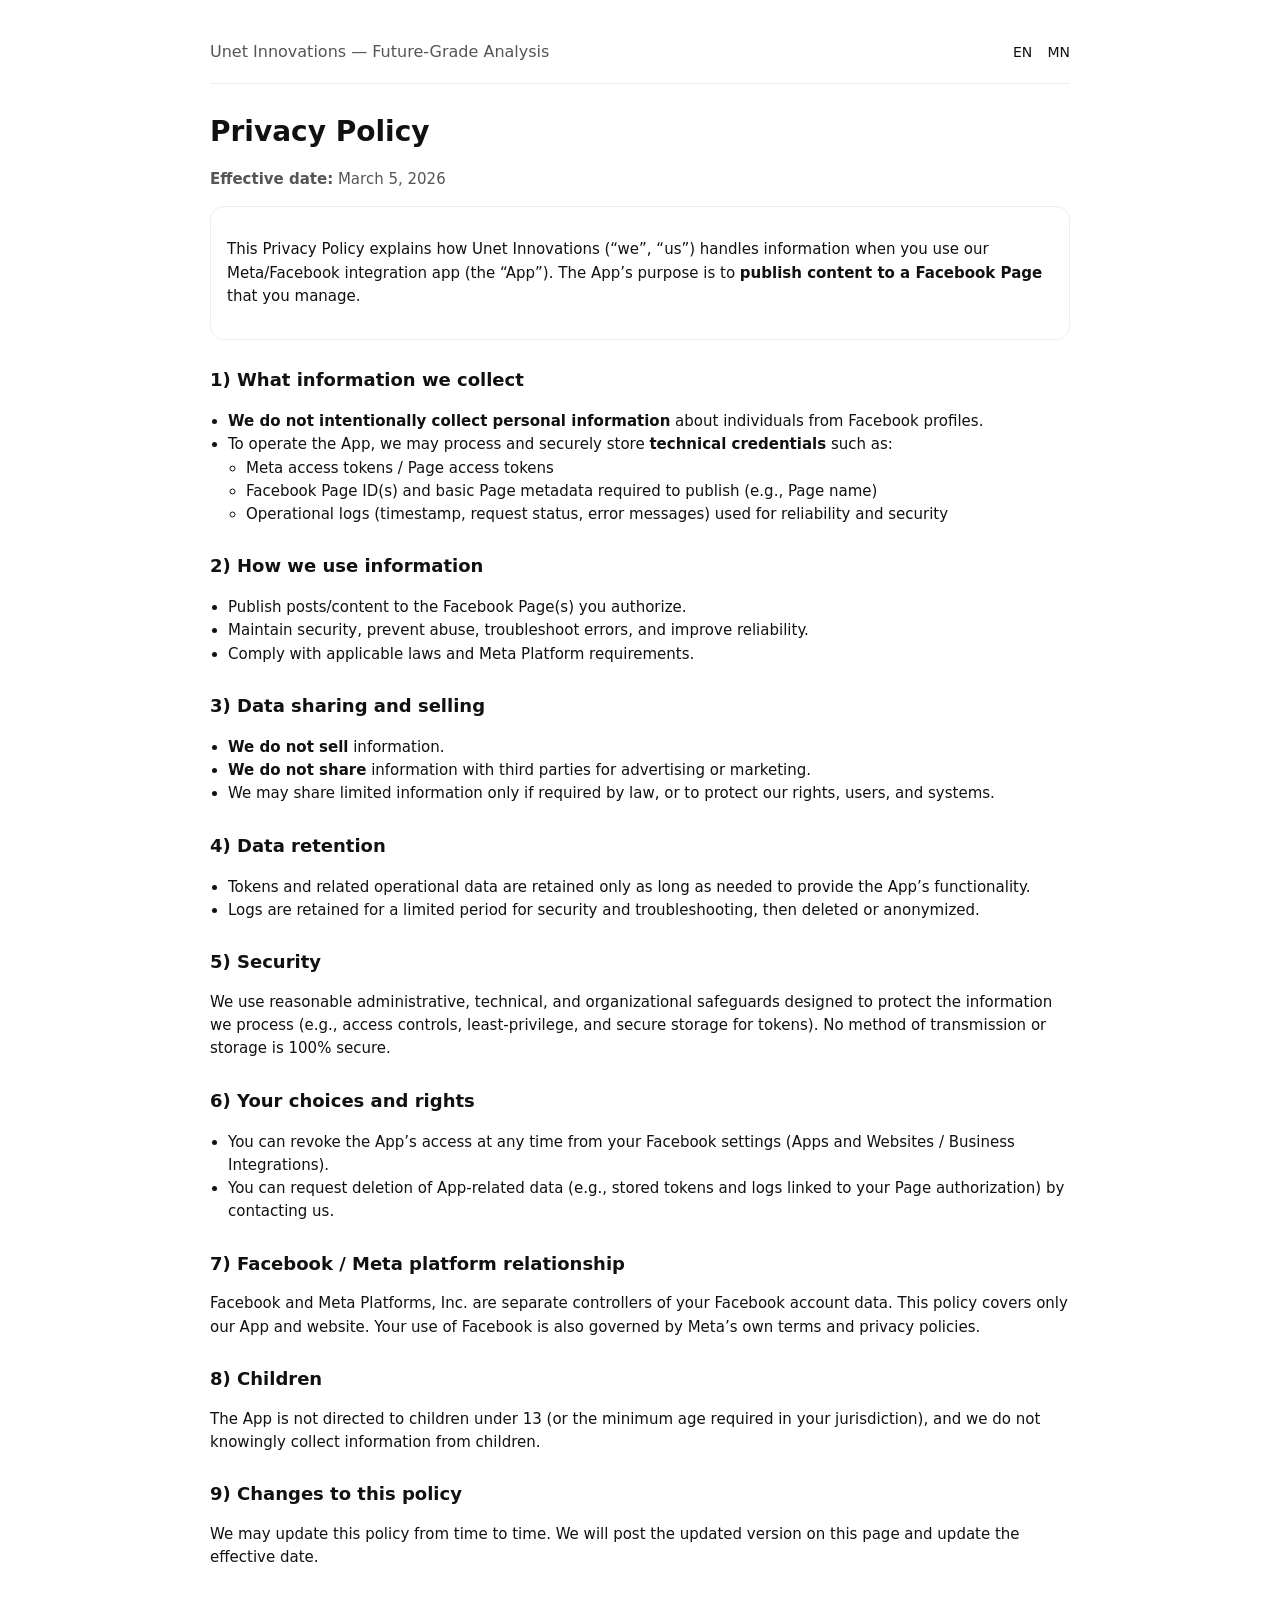
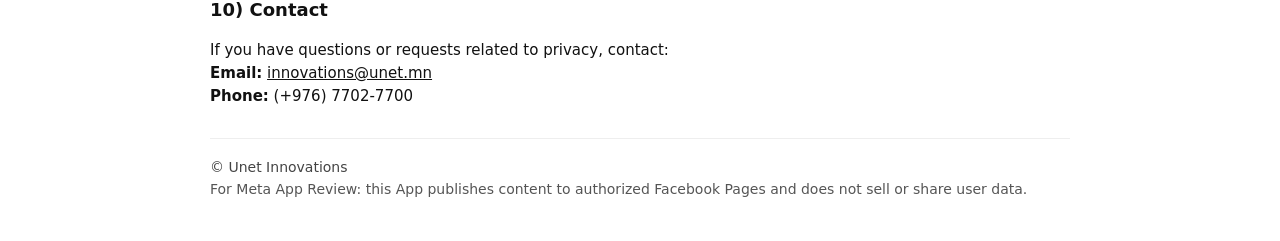
<file: privacy.html>
<!doctype html>
<html lang="en">

<head>
    <meta charset="utf-8" />
    <meta name="viewport" content="width=device-width, initial-scale=1" />
    <title>Privacy Policy | Unet Innovations</title>
    <meta name="description" content="Privacy Policy for the Unet Innovations Meta/Facebook integration app." />
    <style>
        :root {
            color-scheme: light;
        }

        body {
            margin: 0;
            font-family: system-ui, -apple-system, Segoe UI, Roboto, Arial, sans-serif;
            line-height: 1.55;
            color: #111;
            background: #fff;
        }

        .wrap {
            max-width: 860px;
            padding: 40px 20px;
            margin: 0 auto;
        }

        header {
            display: flex;
            align-items: center;
            justify-content: space-between;
            gap: 12px;
            padding-bottom: 18px;
            border-bottom: 1px solid #eee;
        }

        .lang a {
            color: #111;
            text-decoration: none;
            margin-left: 10px;
            font-size: 14px;
        }

        .lang a:hover {
            text-decoration: underline;
        }

        h1 {
            font-size: 28px;
            margin: 26px 0 10px;
        }

        h2 {
            font-size: 18px;
            margin: 26px 0 8px;
        }

        p,
        li {
            font-size: 15px;
        }

        ul {
            padding-left: 18px;
        }

        .muted {
            color: #555;
        }

        .card {
            border: 1px solid #eee;
            border-radius: 14px;
            padding: 16px 16px;
            margin-top: 14px;
        }

        footer {
            margin-top: 30px;
            padding-top: 18px;
            border-top: 1px solid #eee;
            font-size: 14px;
            color: #444;
        }

        a {
            color: #111;
        }
    </style>
    <script>
        function showLang(lang) {
            document.querySelectorAll("[data-lang]").forEach(el => {
                el.style.display = (el.getAttribute("data-lang") === lang) ? "block" : "none";
            });
        }
        window.addEventListener("DOMContentLoaded", () => {
            // default: EN
            showLang("en");
            document.getElementById("btn-en").addEventListener("click", (e) => { e.preventDefault(); showLang("en"); });
            document.getElementById("btn-mn").addEventListener("click", (e) => { e.preventDefault(); showLang("mn"); });
        });
    </script>
</head>

<body>
    <div class="wrap">
        <header>
            <div class="muted">Unet Innovations — Future-Grade Analysis</div>
            <div class="lang">
                <a href="#" id="btn-en">EN</a>
                <a href="#" id="btn-mn">MN</a>
            </div>
        </header>

        <!-- ENGLISH -->
        <main data-lang="en">
            <h1>Privacy Policy</h1>
            <p class="muted"><strong>Effective date:</strong> March 5, 2026</p>

            <div class="card">
                <p>
                    This Privacy Policy explains how Unet Innovations (“we”, “us”) handles information when you use our
                    Meta/Facebook integration app (the “App”). The App’s purpose is to <strong>publish content to a
                        Facebook Page</strong>
                    that you manage.
                </p>
            </div>

            <h2>1) What information we collect</h2>
            <ul>
                <li><strong>We do not intentionally collect personal information</strong> about individuals from
                    Facebook profiles.</li>
                <li>To operate the App, we may process and securely store <strong>technical credentials</strong> such
                    as:
                    <ul>
                        <li>Meta access tokens / Page access tokens</li>
                        <li>Facebook Page ID(s) and basic Page metadata required to publish (e.g., Page name)</li>
                        <li>Operational logs (timestamp, request status, error messages) used for reliability and
                            security</li>
                    </ul>
                </li>
            </ul>

            <h2>2) How we use information</h2>
            <ul>
                <li>Publish posts/content to the Facebook Page(s) you authorize.</li>
                <li>Maintain security, prevent abuse, troubleshoot errors, and improve reliability.</li>
                <li>Comply with applicable laws and Meta Platform requirements.</li>
            </ul>

            <h2>3) Data sharing and selling</h2>
            <ul>
                <li><strong>We do not sell</strong> information.</li>
                <li><strong>We do not share</strong> information with third parties for advertising or marketing.</li>
                <li>We may share limited information only if required by law, or to protect our rights, users, and
                    systems.</li>
            </ul>

            <h2>4) Data retention</h2>
            <ul>
                <li>Tokens and related operational data are retained only as long as needed to provide the App’s
                    functionality.</li>
                <li>Logs are retained for a limited period for security and troubleshooting, then deleted or anonymized.
                </li>
            </ul>

            <h2>5) Security</h2>
            <p>
                We use reasonable administrative, technical, and organizational safeguards designed to protect the
                information
                we process (e.g., access controls, least-privilege, and secure storage for tokens). No method of
                transmission or
                storage is 100% secure.
            </p>

            <h2>6) Your choices and rights</h2>
            <ul>
                <li>You can revoke the App’s access at any time from your Facebook settings (Apps and Websites /
                    Business Integrations).</li>
                <li>You can request deletion of App-related data (e.g., stored tokens and logs linked to your Page
                    authorization) by contacting us.</li>
            </ul>

            <h2>7) Facebook / Meta platform relationship</h2>
            <p>
                Facebook and Meta Platforms, Inc. are separate controllers of your Facebook account data. This policy
                covers only
                our App and website. Your use of Facebook is also governed by Meta’s own terms and privacy policies.
            </p>

            <h2>8) Children</h2>
            <p>
                The App is not directed to children under 13 (or the minimum age required in your jurisdiction), and we
                do not knowingly
                collect information from children.
            </p>

            <h2>9) Changes to this policy</h2>
            <p>
                We may update this policy from time to time. We will post the updated version on this page and update
                the effective date.
            </p>

            <h2>10) Contact</h2>
            <p>
                If you have questions or requests related to privacy, contact:
                <br />
                <strong>Email:</strong> <a href="mailto:innovations@unet.mn">innovations@unet.mn</a>
                <br />
                <strong>Phone:</strong> (+976) 7702-7700
            </p>
        </main>

        <!-- MONGOLIAN -->
        <main data-lang="mn" style="display:none;">
            <h1>Нууцлалын бодлого</h1>
            <p class="muted"><strong>Хүчин төгөлдөр болох огноо:</strong> 2026 оны 3-р сарын 5</p>

            <div class="card">
                <p>
                    Энэхүү Нууцлалын бодлого нь Unet Innovations (“бид”) компанийн Meta/Facebook холболтын аппликейшн
                    (цаашид “Апп”)-ийг ашиглах
                    үед мэдээллийг хэрхэн боловсруулах талаар тайлбарлана. Апп-ын зорилго нь таны удирддаг
                    <strong>Facebook Page дээр контент нийтлэх</strong> явдал юм.
                </p>
            </div>

            <h2>1) Бид ямар мэдээлэл цуглуулах вэ</h2>
            <ul>
                <li><strong>Бид Facebook хэрэглэгчийн хувийн мэдээллийг зориуд цуглуулахгүй.</strong></li>
                <li>Апп ажиллуулах хүрээнд зөвхөн дараах <strong>техникийн шаардлагатай мэдээлэл</strong>-ийг
                    боловсруулах/аюулгүй хадгалах боломжтой:
                    <ul>
                        <li>Meta/Facebook access token, Page access token</li>
                        <li>Facebook Page ID болон нийтлэхэд шаардагдах үндсэн Page мэдээлэл (ж. Page нэр)</li>
                        <li>Ажиллагааны лог (огноо/цаг, хүсэлтийн төлөв, алдааны мэдээлэл) — найдвартай ажиллагаа,
                            аюулгүй байдлын зорилгоор</li>
                    </ul>
                </li>
            </ul>

            <h2>2) Мэдээллийг юунд ашиглах вэ</h2>
            <ul>
                <li>Таны зөвшөөрсөн Facebook Page(ууд) дээр пост/контент нийтлэх.</li>
                <li>Аюулгүй байдлыг хангах, алдаа оношлох, найдвартай ажиллагааг сайжруулах.</li>
                <li>Хууль тогтоомж болон Meta Platform шаардлагыг биелүүлэх.</li>
            </ul>

            <h2>3) Хуваалцах, худалдах тухай</h2>
            <ul>
                <li><strong>Бид мэдээлэл худалдахгүй.</strong></li>
                <li><strong>Бид гуравдагч этгээдэд зар сурталчилгаа/маркетингийн зорилгоор мэдээлэл
                        дамжуулахгүй.</strong></li>
                <li>Зөвхөн хуулийн шаардлага гарсан, эсвэл систем/хэрэглэгчдийн эрх ашгийг хамгаалах шаардлагатай
                    тохиолдолд хязгаарлагдмал мэдээлэл дамжуулж болзошгүй.</li>
            </ul>

            <h2>4) Хадгалалтын хугацаа</h2>
            <ul>
                <li>Token болон үйл ажиллагаатай холбоотой өгөгдлийг зөвхөн Апп-ын үйл ажиллагааг хангахад шаардлагатай
                    хугацаанд хадгална.</li>
                <li>Лог мэдээллийг аюулгүй байдал, алдаа оношилгоонд шаардлагатай богино хугацаанд хадгалаад устгах
                    эсвэл нэргүйжүүлнэ.</li>
            </ul>

            <h2>5) Аюулгүй байдал</h2>
            <p>
                Бид мэдээллийг хамгаалахад чиглэсэн боломжит арга хэмжээнүүдийг авна (ж. хандалтын хяналт, эрхийн
                хязгаарлалт, token-ийг аюулгүй хадгалах).
                Гэсэн хэдий ч 100% хамгаалалт бүрэн баталгаатай гэж үзэх боломжгүй.
            </p>

            <h2>6) Таны эрх, сонголт</h2>
            <ul>
                <li>Та Facebook-ийн тохиргооноос (Apps and Websites / Business Integrations) Апп-ын зөвшөөрлийг хүссэн
                    үедээ цуцалж болно.</li>
                <li>Апп-той холбоотой хадгалсан өгөгдөл (ж. token, лог)-ийг устгуулах хүсэлтээ бидэнд илгээж болно.</li>
            </ul>

            <h2>7) Facebook / Meta-тэй холбоотой</h2>
            <p>
                Facebook болон Meta Platforms, Inc. нь тусдаа үйлчилгээ үзүүлэгч бөгөөд таны Facebook аккаунтын мэдээлэл
                Meta-ийн өөрийн нөхцөл, нууцлалын бодлогоор зохицуулагдана.
                Энэхүү бодлого нь зөвхөн манай Апп болон вебсайт дээрх боловсруулалтад хамаарна.
            </p>

            <h2>8) Хүүхэд</h2>
            <p>
                Апп нь 13-аас доош насны хүүхдэд зориулагдаагүй бөгөөд бид хүүхдээс зориуд мэдээлэл цуглуулахгүй.
            </p>

            <h2>9) Бодлогод өөрчлөлт оруулах</h2>
            <p>
                Бид шаардлагатай тохиолдолд энэхүү бодлогыг шинэчилж болно. Шинэчилсэн хувилбарыг энэ хуудсанд
                байршуулж, хүчин төгөлдөр болох огноог шинэчилнэ.
            </p>

            <h2>10) Холбоо барих</h2>
            <p>
                Нууцлалтай холбоотой асуулт, хүсэлт байвал:
                <br />
                <strong>И-мэйл:</strong> <a href="mailto:innovations@unet.mn">innovations@unet.mn</a>
                <br />
                <strong>Утас:</strong> (+976) 7702-7700
            </p>
        </main>

        <footer>
            <div>© Unet Innovations</div>
            <div class="muted">For Meta App Review: this App publishes content to authorized Facebook Pages and does not
                sell or share user data.</div>
        </footer>
    </div>
</body>

</html>
</file>
